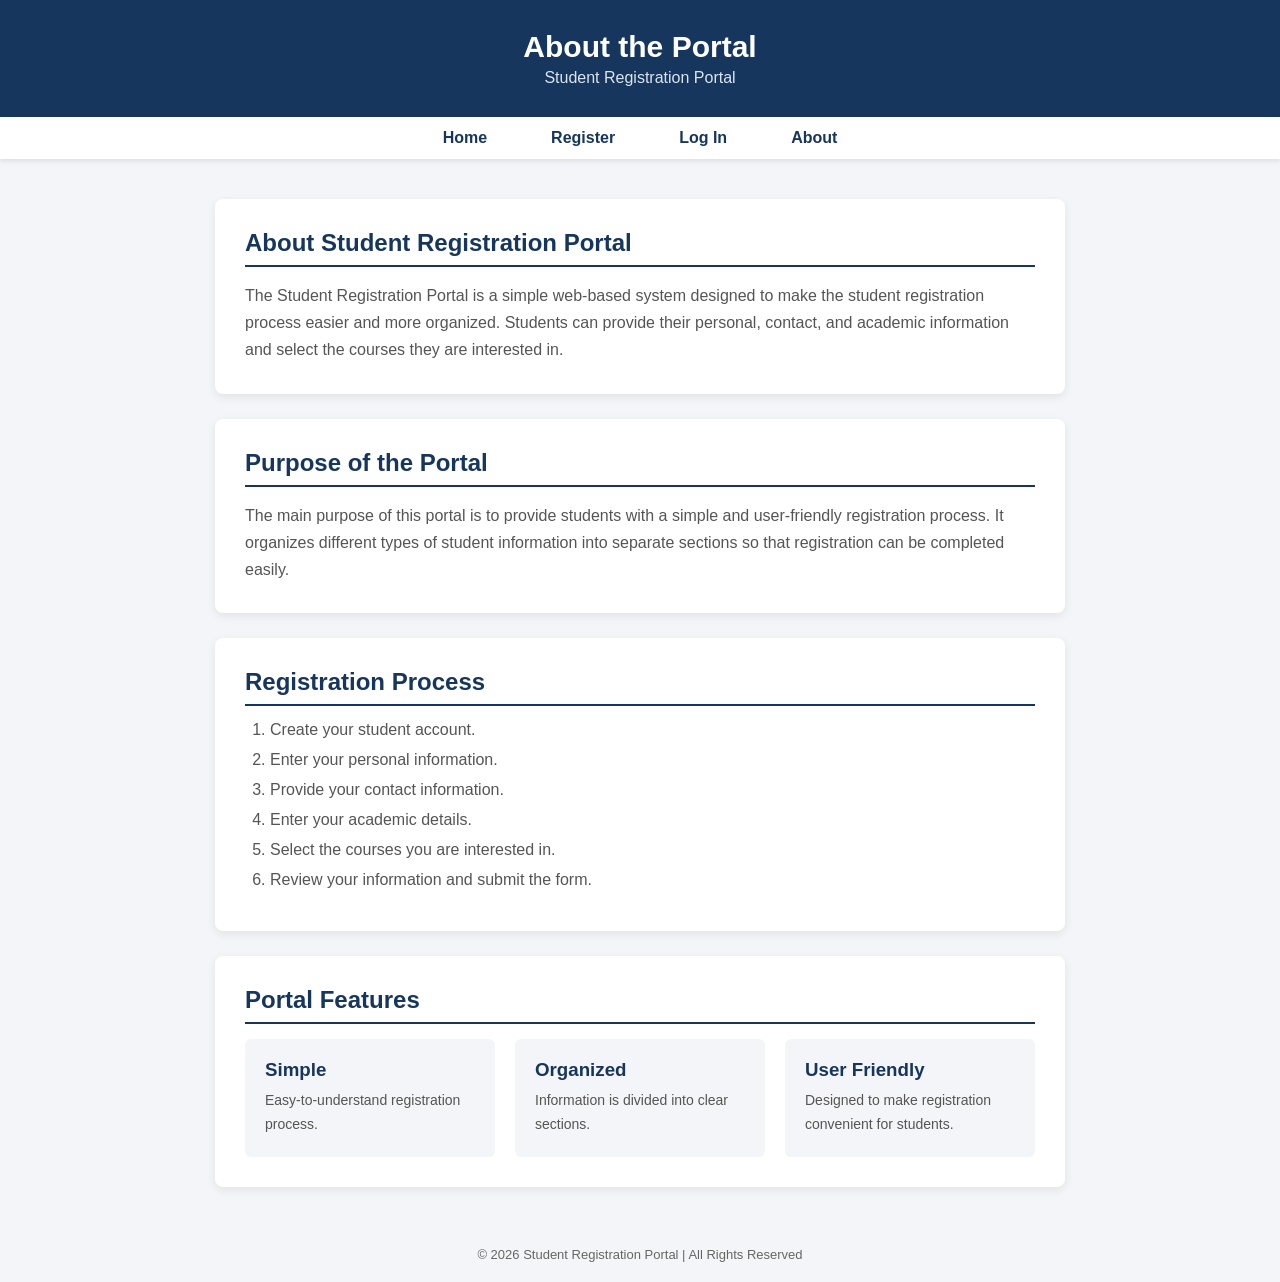
<file: about.html>
<!DOCTYPE html>
<html lang="en">

<head>
    <meta charset="UTF-8">
    <meta name="viewport" content="width=device-width, initial-scale=1.0">

    <title>About - Student Registration Portal</title>

    <style>
        * {
            margin: 0;
            padding: 0;
            box-sizing: border-box;
        }

        body {
            font-family: Arial, Helvetica, sans-serif;
            background-color: #f3f5f8;
            color: #333;
        }

        /* Header */

        header {
            background-color: #17365d;
            color: white;
            text-align: center;
            padding: 30px 15px;
        }

        header h1 {
            font-size: 30px;
            margin-bottom: 5px;
        }

        header p {
            color: #dbe5f1;
        }

        /* Navigation */

        nav {
            background-color: white;
            padding: 12px;
            box-shadow: 0 2px 5px rgba(0, 0, 0, 0.1);
        }

        nav ul {
            list-style: none;
            display: flex;
            justify-content: center;
            gap: 40px;
        }

        nav a {
            text-decoration: none;
            color: #17365d;
            font-weight: bold;
            padding: 8px 12px;
        }

        nav a:hover {
            background-color: #e8eef5;
            border-radius: 5px;
        }

        /* Main Container */

        .container {
            width: 90%;
            max-width: 850px;
            margin: 40px auto;
        }

        .section {
            background-color: white;
            padding: 30px;
            margin-bottom: 25px;
            border-radius: 8px;
            box-shadow: 0 3px 10px rgba(0, 0, 0, 0.08);
        }

        .section h2 {
            color: #17365d;
            border-bottom: 2px solid #17365d;
            padding-bottom: 8px;
            margin-bottom: 15px;
        }

        .section p {
            line-height: 1.7;
            color: #555;
        }

        /* Registration Steps */

        .steps {
            padding-left: 25px;
        }

        .steps li {
            margin-bottom: 12px;
            color: #555;
        }

        /* Features */

        .features {
            display: flex;
            gap: 20px;
        }

        .feature {
            flex: 1;
            background-color: #f3f5f8;
            padding: 20px;
            border-radius: 6px;
        }

        .feature h3 {
            color: #17365d;
            margin-bottom: 8px;
        }

        .feature p {
            font-size: 14px;
        }

        /* Footer */

        footer {
            text-align: center;
            padding: 20px;
            color: #666;
            font-size: 13px;
        }

        /* Responsive */

        @media (max-width: 650px) {

            nav ul {
                gap: 10px;
            }

            .features {
                flex-direction: column;
            }
        }
    </style>
</head>

<body>

    <!-- Header -->

    <header>
        <h1>About the Portal</h1>
        <p>Student Registration Portal</p>
    </header>


    <!-- Navigation -->

    <nav>
        <ul>

            <li>
                <a href="home.html">Home</a>
            </li>

            <li>
                <a href="registrationForm2.html">Register</a>
            </li>

            <li>
                <a href="login.html">Log In</a>
            </li>

            <li>
                <a href="about.html">About</a>
            </li>

        </ul>
    </nav>


    <!-- Main Content -->

    <div class="container">

        <!-- About -->

        <div class="section">

            <h2>About Student Registration Portal</h2>

            <p>
                The Student Registration Portal is a simple web-based
                system designed to make the student registration process
                easier and more organized. Students can provide their
                personal, contact, and academic information and select
                the courses they are interested in.
            </p>

        </div>


        <!-- Purpose -->

        <div class="section">

            <h2>Purpose of the Portal</h2>

            <p>
                The main purpose of this portal is to provide students
                with a simple and user-friendly registration process.
                It organizes different types of student information into
                separate sections so that registration can be completed
                easily.
            </p>

        </div>


        <!-- Registration Process -->

        <div class="section">

            <h2>Registration Process</h2>

            <ol class="steps">

                <li>Create your student account.</li>

                <li>Enter your personal information.</li>

                <li>Provide your contact information.</li>

                <li>Enter your academic details.</li>

                <li>Select the courses you are interested in.</li>

                <li>Review your information and submit the form.</li>

            </ol>

        </div>


        <!-- Features -->

        <div class="section">

            <h2>Portal Features</h2>

            <div class="features">

                <div class="feature">

                    <h3>Simple</h3>

                    <p>
                        Easy-to-understand registration process.
                    </p>

                </div>


                <div class="feature">

                    <h3>Organized</h3>

                    <p>
                        Information is divided into clear sections.
                    </p>

                </div>


                <div class="feature">

                    <h3>User Friendly</h3>

                    <p>
                        Designed to make registration convenient for students.
                    </p>

                </div>

            </div>

        </div>

    </div>


    <!-- Footer -->

    <footer>
        © 2026 Student Registration Portal | All Rights Reserved
    </footer>

</body>

</html>
</file>
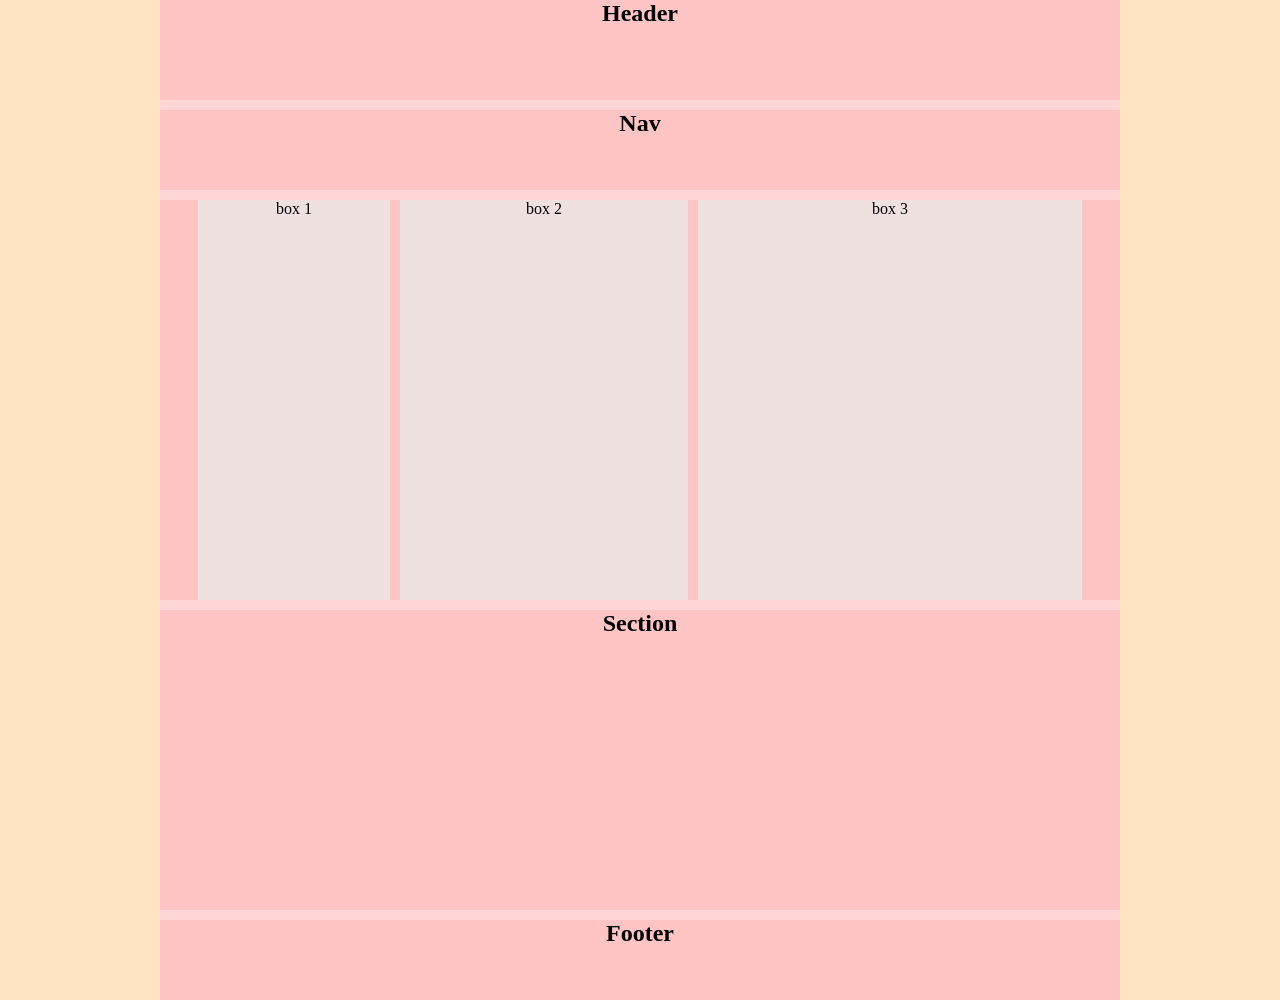
<file: gridLayout.html>
<!DOCTYPE html>
<html lang="en">
<head>
    <meta charset="UTF-8">
    <meta name="viewport" content="width=device-width, initial-scale=1.0">
    <title>Grid Layout</title>
    <style>
        *, html{
            margin: 0;
            padding: 0;
            box-sizing: border-box;
        }
        body{
            background-color: bisque;
        }
        main{
            width: 960px;
            height: 1000px;
            background-color: rgb(255, 214, 214);
            margin: 0 auto;
            padding: 0;
            display: grid;
            grid-template-rows: 100px 80px 400px 300px;
            grid-template-columns: 1;
            gap: 10px;
            text-align: center;
        }

        main div{
            background-color: rgb(255, 196, 196);
            /* align-items: center; */
        }
        #section {
            display: grid;
            grid-template-rows: 1;
            grid-template-columns: 20% 30% 40%;
            /* grid-template-columns: repeat(3, 1fr); */
            column-gap: 10px;
            justify-content: center;
        }
        #section div{
            background-color: rgb(240, 225, 225);
        }

    </style>
</head>
<body>
    <main>
        <div><h2>Header</h2></div>
        <div><h2>Nav</h2></div>
        <!--section-->
        <div id="section">
            <div>box 1</div>
            <div>box 2</div>
            <div>box 3</div>
        </div >
        <div><h2>Section</h2></div>
        <div><h2>Footer</h2></div>
    </main>
</body>
</html>
</file>
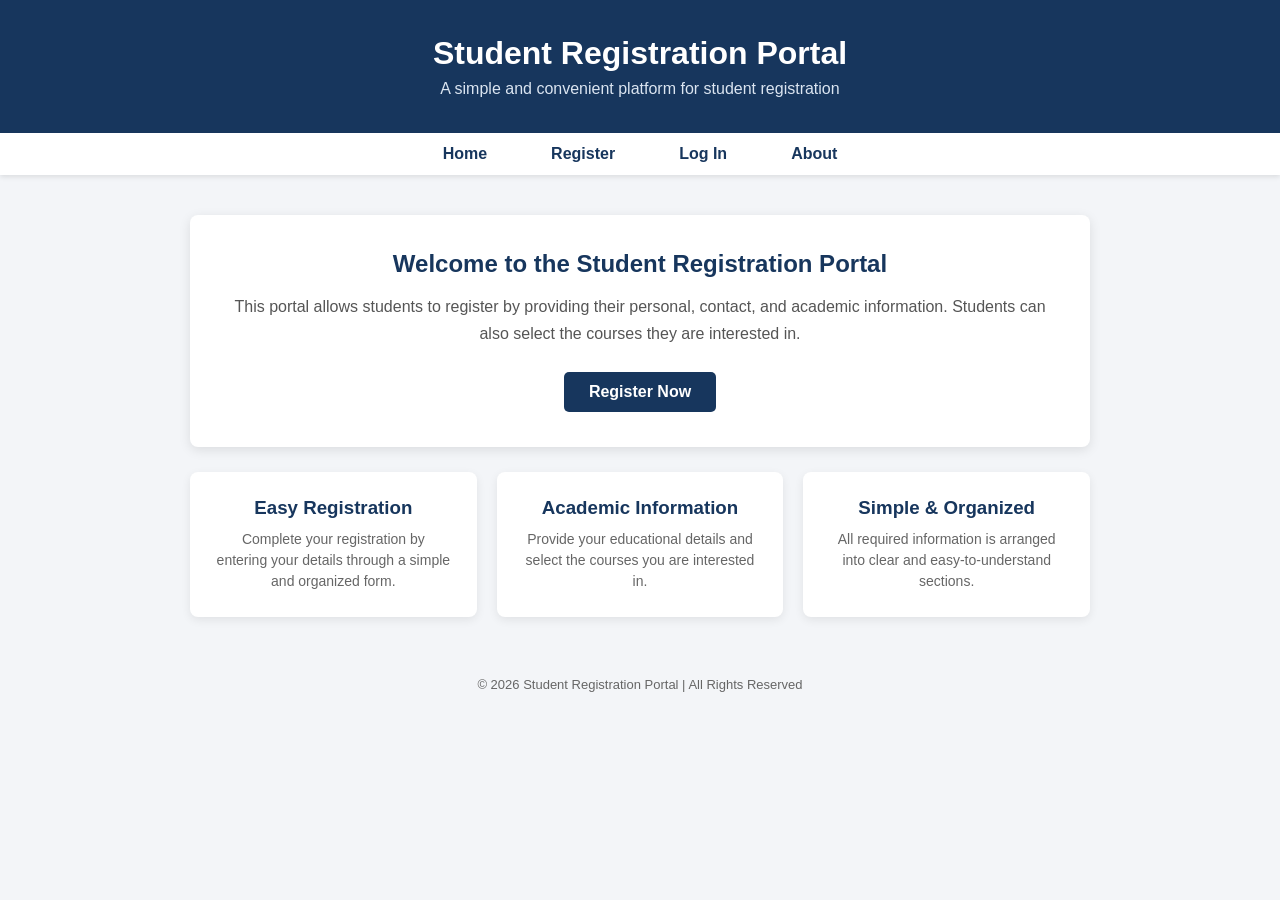
<file: home.html>
<!DOCTYPE html>
<html lang="en">

<head>
    <meta charset="UTF-8">
    <meta name="viewport" content="width=device-width, initial-scale=1.0">

    <title>Student Registration Portal</title>

    <style>
        * {
            margin: 0;
            padding: 0;
            box-sizing: border-box;
        }

        body {
            font-family: Arial, Helvetica, sans-serif;
            background-color: #f3f5f8;
            color: #333;
        }

        /* Header */

        header {
            background-color: #17365d;
            color: white;
            text-align: center;
            padding: 35px 15px;
        }

        header h1 {
            font-size: 32px;
            margin-bottom: 8px;
        }

        header p {
            color: #dbe5f1;
            font-size: 16px;
        }

        /* Navigation */

        nav {
            background-color: white;
            padding: 12px;
            box-shadow: 0 2px 5px rgba(0, 0, 0, 0.1);
        }

        nav ul {
            list-style: none;
            display: flex;
            justify-content: center;
            gap: 40px;
        }

        nav a {
            text-decoration: none;
            color: #17365d;
            font-weight: bold;
            padding: 8px 12px;
        }

        nav a:hover {
            background-color: #e8eef5;
            border-radius: 5px;
        }

        /* Main Content */

        .container {
            width: 90%;
            max-width: 900px;
            margin: 40px auto;
        }

        .welcome {
            background-color: white;
            padding: 35px;
            text-align: center;
            border-radius: 8px;
            box-shadow: 0 3px 12px rgba(0, 0, 0, 0.1);
        }

        .welcome h2 {
            color: #17365d;
            margin-bottom: 15px;
        }

        .welcome p {
            line-height: 1.7;
            color: #555;
        }

        /* Cards */

        .cards {
            display: flex;
            gap: 20px;
            margin-top: 25px;
        }

        .card {
            flex: 1;
            background-color: white;
            padding: 25px;
            border-radius: 8px;
            text-align: center;
            box-shadow: 0 3px 10px rgba(0, 0, 0, 0.08);
        }

        .card h3 {
            color: #17365d;
            margin-bottom: 10px;
        }

        .card p {
            color: #666;
            font-size: 14px;
            line-height: 1.5;
        }

        /* Register Button */

        .register-btn {
            display: inline-block;
            margin-top: 25px;
            padding: 11px 25px;
            background-color: #17365d;
            color: white;
            text-decoration: none;
            border-radius: 5px;
            font-weight: bold;
        }

        .register-btn:hover {
            background-color: #0f2744;
        }

        /* Footer */

        footer {
            text-align: center;
            margin-top: 40px;
            padding: 20px;
            color: #666;
            font-size: 13px;
        }

        /* Responsive */

        @media (max-width: 650px) {

            nav ul {
                gap: 10px;
            }

            .cards {
                flex-direction: column;
            }
        }
    </style>
</head>

<body>

    <!-- Header -->

    <header>
        <h1>Student Registration Portal</h1>
        <p>A simple and convenient platform for student registration</p>
    </header>


    <!-- Navigation -->

    <nav>
        <ul>
            <li>
                <a href="home.html">Home</a>
            </li>

            <li>
                <a href="registrationForm2.html">Register</a>
            </li>

            <li>
                <a href="login.html">Log In</a>
            </li>

            <li>
                <a href="about.html">About</a>
            </li>
        </ul>
    </nav>


    <!-- Main Content -->

    <div class="container">

        <div class="welcome">

            <h2>Welcome to the Student Registration Portal</h2>

            <p>
                This portal allows students to register by providing
                their personal, contact, and academic information.
                Students can also select the courses they are
                interested in.
            </p>

            <a href="registrationForm2.html" class="register-btn">
                Register Now
            </a>

        </div>


        <!-- Information Cards -->

        <div class="cards">

            <div class="card">

                <h3>Easy Registration</h3>

                <p>
                    Complete your registration by entering
                    your details through a simple and organized form.
                </p>

            </div>


            <div class="card">

                <h3>Academic Information</h3>

                <p>
                    Provide your educational details and
                    select the courses you are interested in.
                </p>

            </div>


            <div class="card">

                <h3>Simple & Organized</h3>

                <p>
                    All required information is arranged
                    into clear and easy-to-understand sections.
                </p>

            </div>

        </div>

    </div>


    <!-- Footer -->

    <footer>
        © 2026 Student Registration Portal | All Rights Reserved
    </footer>

</body>

</html>
</file>
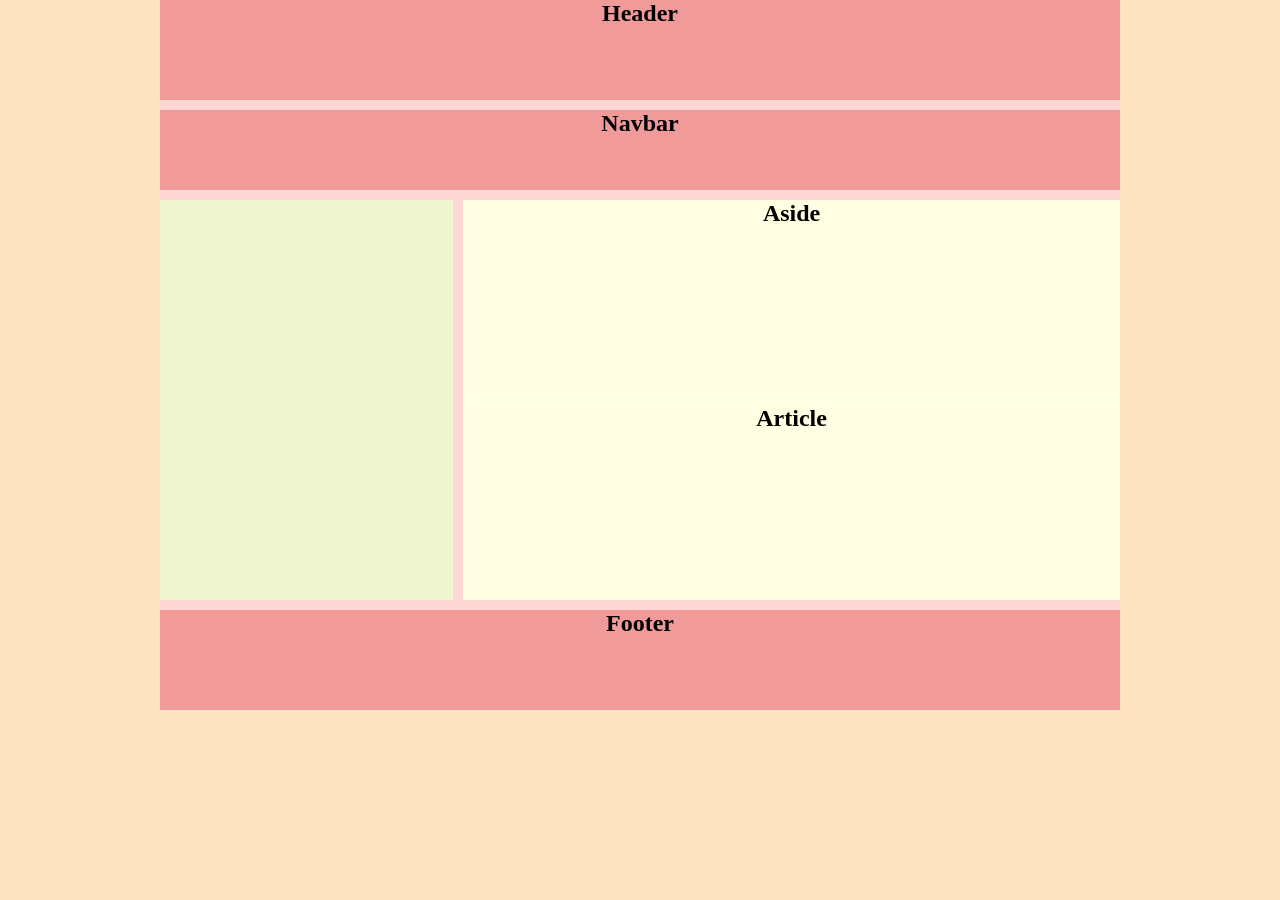
<file: layout.html>
<!DOCTYPE html>
<html lang="en">

<head>
    <meta charset="UTF-8">
    <meta name="viewport" content="width=device-width, initial-scale=1.0">
    <title>Flex Layout</title>
    <style>
        *{
            margin: 0;
            padding: 0;
        }
        html{
            margin: 0;
            padding: 0;
        }
        body {
            background-color: bisque;
            text-align: center;   
        }

        main {
            width: 960px;
            height: auto;
            background-color: rgb(255, 214, 214);
            margin: 0 auto;
            padding: 0;
            display: flex;
            flex-direction: column;
            gap: 10px;
        }

        header {
            width: 960px;
            height: 100px;
            background-color: rgb(241, 154, 154);
        }

        nav {
            width: 960px;
            height: 80px;
            background-color: rgb(241, 154, 154);
        }

        section {
            width: 960px;
            height: 400px;
            /* background-color: rgb(241, 154, 154); */
            display: flex;
            flex-direction: row;
            column-gap: 10px;
        }

        #left {
            flex-grow: 1;
            background-color: rgb(239, 246, 207);
        }

        #right {
            flex-grow: 2;
            background-color: rgb(253, 255, 224);
            display: flex;
            flex-direction: column;
            row-gap: 10px;
        }

        aside,
        article {
            flex-grow: 1;
            background-color: rgb(255, 253, 226);
            
        }

        footer {
            width: 960px;
            height: 100px;
            background-color: rgb(241, 154, 154);
        }
    </style>
</head>

<body>
    <main>
        <!--header-->
        <header>
            <h2>Header</h2>
        </header>

        <!--nav-->
        <nav>
            <h2>Navbar</h2>
        </nav>

        <!--section-->
        <section>
            <div id="left">
            </div>

            <div id="right">

                <aside>
                    <h2>Aside</h2>

                </aside>
                <article>
                    <h2>Article</h2>
            </div>

        </section>

        <!--footer-->
        <footer>
            <h2>Footer</h2>
        </footer>

    </main>

</body>

</html>
</file>
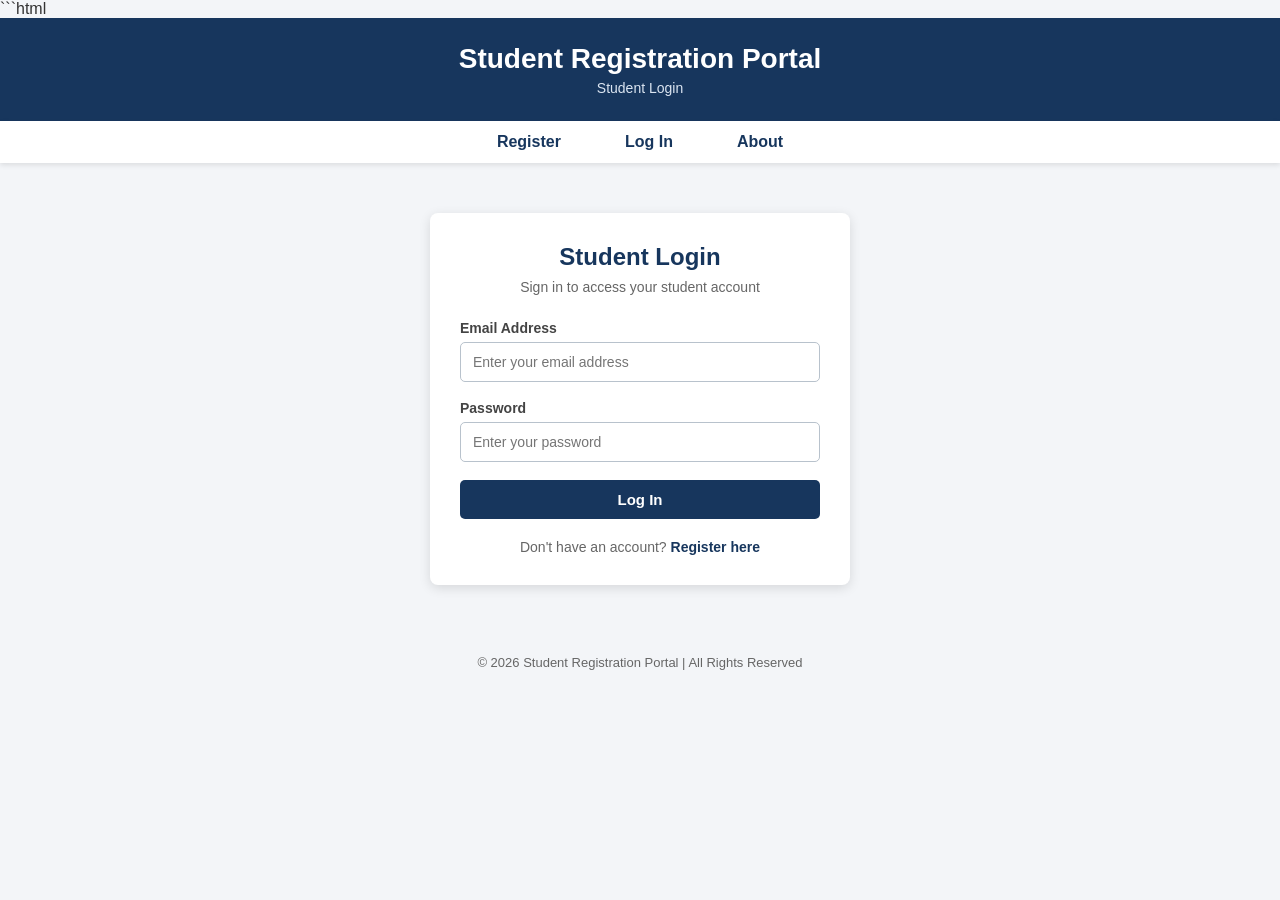
<file: login.html>
```html
<!DOCTYPE html>
<html lang="en">
<head>
    <meta charset="UTF-8">
    <meta name="viewport" content="width=device-width, initial-scale=1.0">

    <title>Student Login</title>

    <style>
        * {
            margin: 0;
            padding: 0;
            box-sizing: border-box;
        }
        body {
            font-family: Arial, Helvetica, sans-serif;
            background-color: #f3f5f8;
            color: #333;
            min-height: 100vh;
        }
        /* Header */
        header {
            background-color: #17365d;
            color: white;
            text-align: center;
            padding: 25px 15px;
        }
        header h1 {
            font-size: 28px;
            margin-bottom: 5px;
        }
        header p {
            font-size: 14px;
            color: #dbe5f1;
        }
        /* Navigation */
        nav {
            background-color: white;
            padding: 12px;
            box-shadow: 0 2px 5px rgba(0, 0, 0, 0.1);
        }
        nav ul {
            list-style: none;
            display: flex;
            justify-content: center;
            gap: 40px;
        }
        nav ul li a {
            text-decoration: none;
            color: #17365d;
            font-weight: bold;
            padding: 8px 12px;
        }
        nav ul li a:hover {
            background-color: #e8eef5;
            border-radius: 5px;
        }

        /* Login Container */

        .login-container {
            width: 90%;
            max-width: 420px;
            margin: 50px auto;
        }

        /* Login Form */

        form {
            background-color: white;
            padding: 30px;
            border-radius: 8px;
            box-shadow: 0 3px 12px rgba(0, 0, 0, 0.12);
        }
        form h2 {
            text-align: center;
            color: #17365d;
            margin-bottom: 8px;
        }
        .login-subtitle {
            text-align: center;
            color: #666;
            font-size: 14px;
            margin-bottom: 25px;
        }
        /* Labels */

        label {
            display: block;
            font-weight: bold;
            margin-bottom: 6px;
            color: #444;
            font-size: 14px;
        }

        /* Input Fields */

        input {
            width: 100%;
            padding: 11px 12px;
            margin-bottom: 18px;
            border: 1px solid #b8c2cc;
            border-radius: 5px;
            font-size: 14px;
        }

        input:focus {
            outline: none;
            border-color: #17365d;
            box-shadow: 0 0 0 2px rgba(23, 54, 93, 0.1);
        }

        /* Login Button */

        button {
            width: 100%;
            padding: 11px;
            background-color: #17365d;
            color: white;
            border: none;
            border-radius: 5px;
            font-size: 15px;
            font-weight: bold;
            cursor: pointer;
        }
        button:hover {
            background-color: #0f2744;
        }

        /* Registration Link */
        .register-link {
            text-align: center;
            margin-top: 20px;
            font-size: 14px;
            color: #666;
        }
        .register-link a {
            color: #17365d;
            font-weight: bold;
            text-decoration: none;
        }
        .register-link a:hover {
            text-decoration: underline;
        }

        /* Footer */

        footer {
            text-align: center;
            margin-top: 30px;
            padding: 20px;
            color: #666;
            font-size: 13px;
        }

        /* Responsive Design */

        @media (max-width: 650px) {

            nav ul {
                gap: 10px;
            }

            .login-container {
                margin-top: 30px;
            }

            form {
                padding: 20px;
            }
        }
    </style>
</head>
<body>

    <!-- Header -->

    <header>
        <h1>Student Registration Portal</h1>
        <p>Student Login</p>
    </header>
    <!-- Navigation -->

    <nav>
        <ul>

            <li>
                <a href="registrationForm2.html">Register</a>
            </li>

            <li>
                <a href="login.html">Log In</a>
            </li>

            <li>
                <a href="about.html">About</a>
            </li>

        </ul>
    </nav>

    <!-- Login Form -->

    <div class="login-container">

        <form>

            <h2>Student Login</h2>

            <p class="login-subtitle">
                Sign in to access your student account
            </p>


            <!-- Email -->

            <label for="email">
                Email Address
            </label>

            <input
                type="email"
                id="email"
                name="email"
                placeholder="Enter your email address"
                required>


            <!-- Password -->

            <label for="password">
                Password
            </label>

            <input
                type="password"
                id="password"
                name="password"
                placeholder="Enter your password"
                required>

            <!-- Login Button -->

            <button type="submit">
                Log In
            </button>

            <!-- Registration Link -->

            <p class="register-link">
                Don't have an account?
                <a href="registrationForm2.html">
                    Register here
                </a>
            </p>
        </form>
    </div>

    <!-- Footer -->
    <footer>
        © 2026 Student Registration Portal | All Rights Reserved
    </footer>
</body>
</html>
</file>
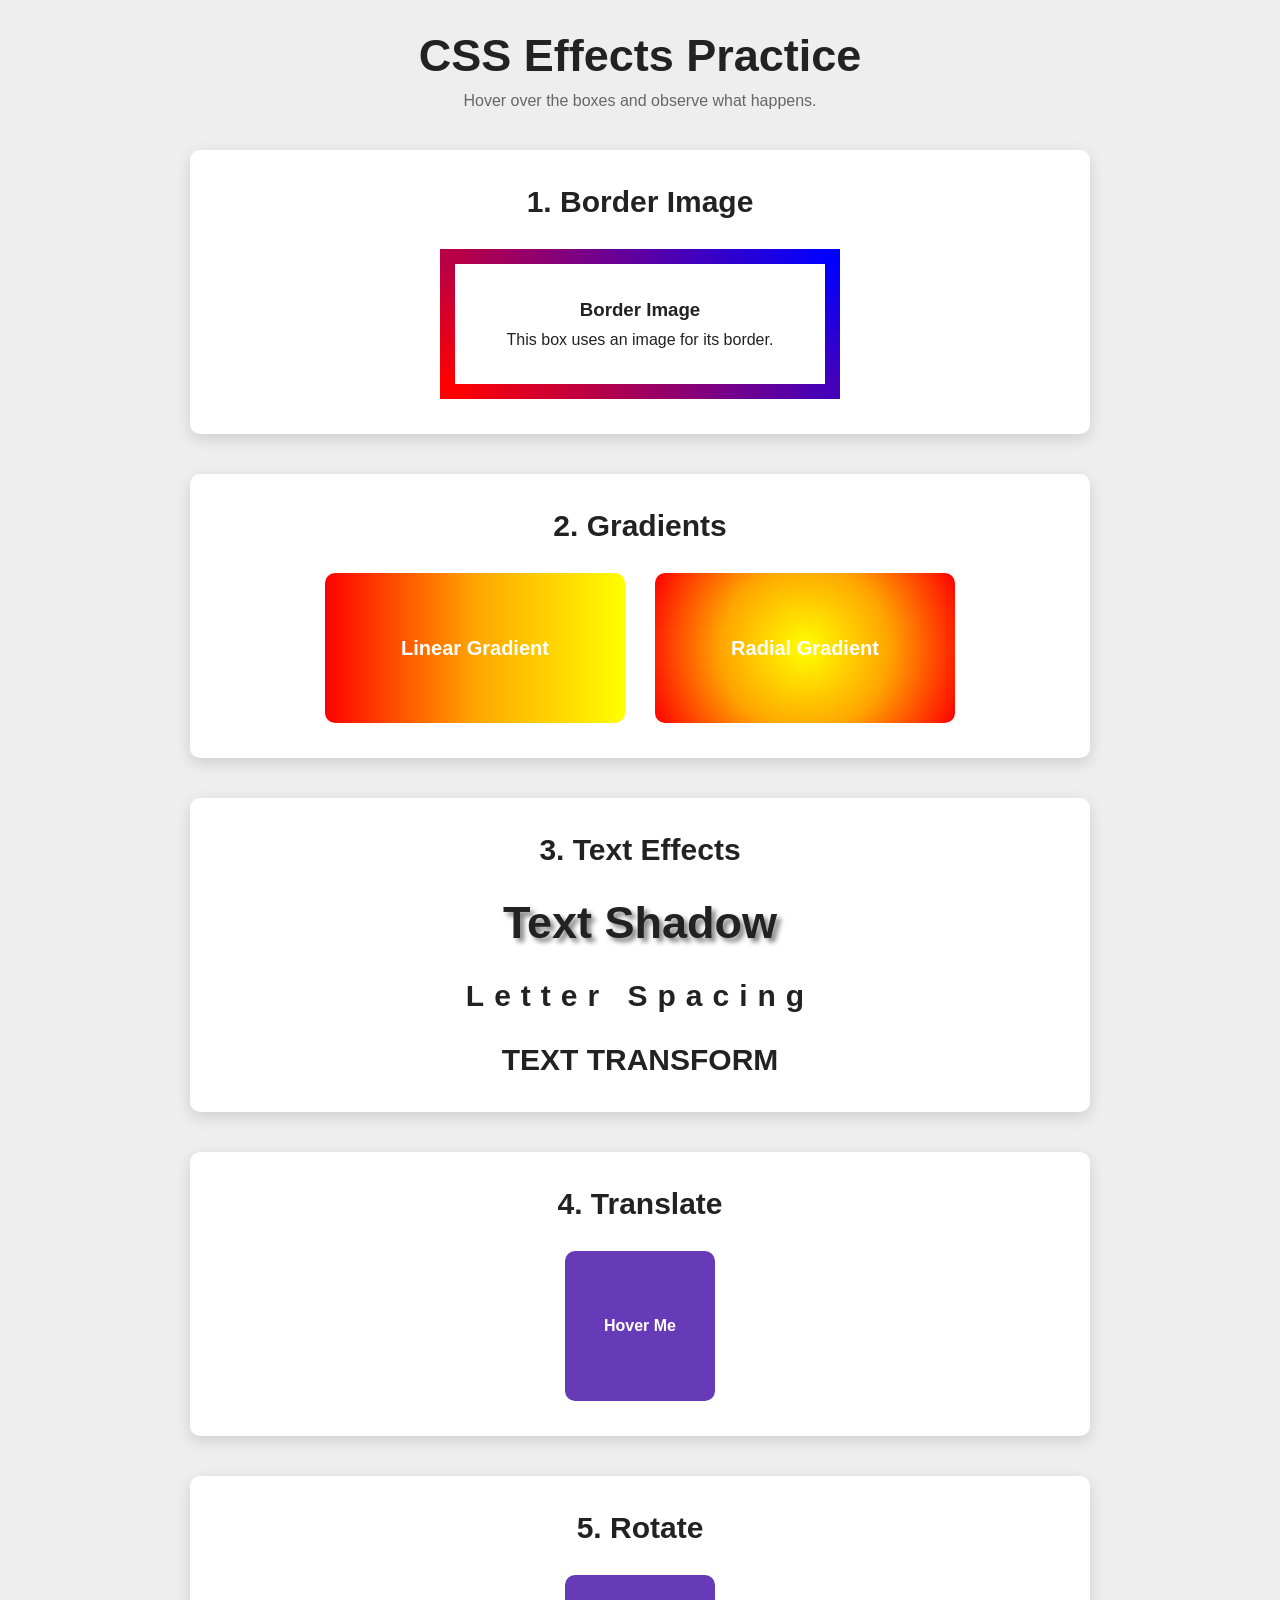
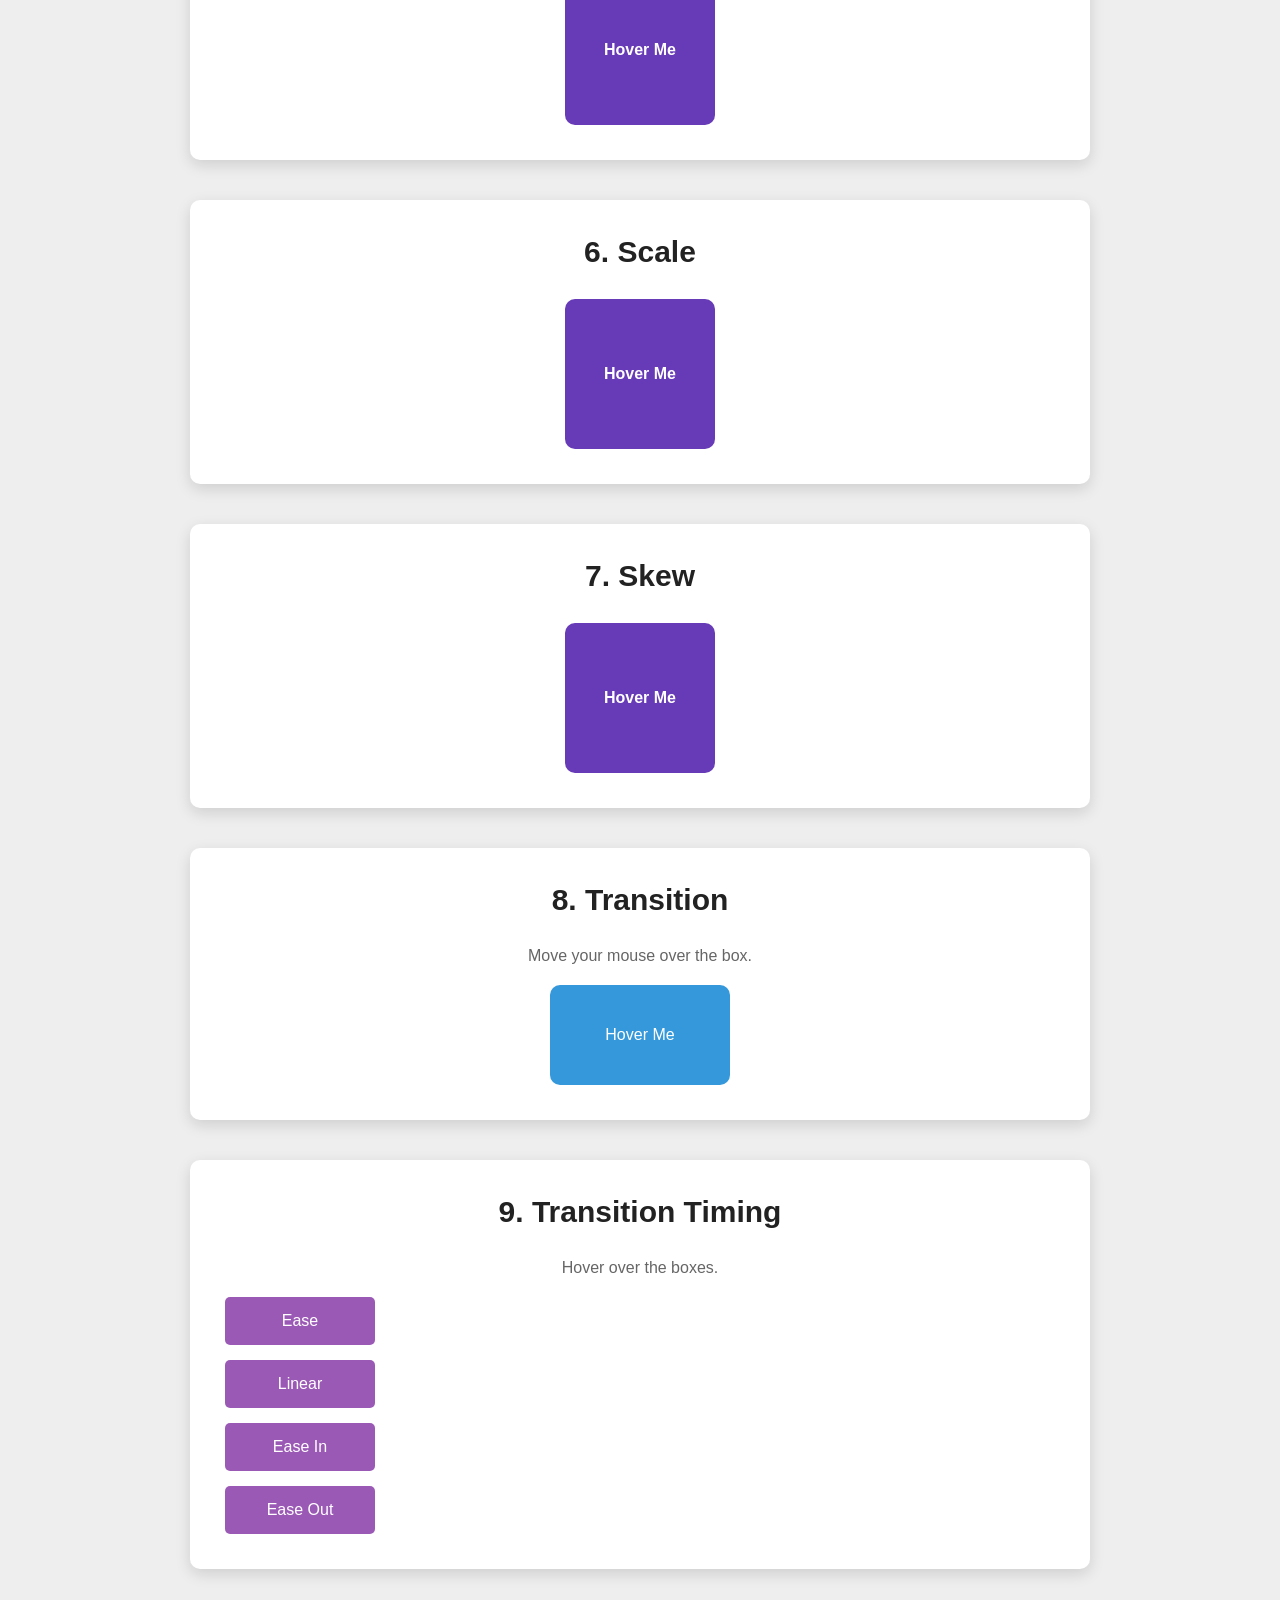
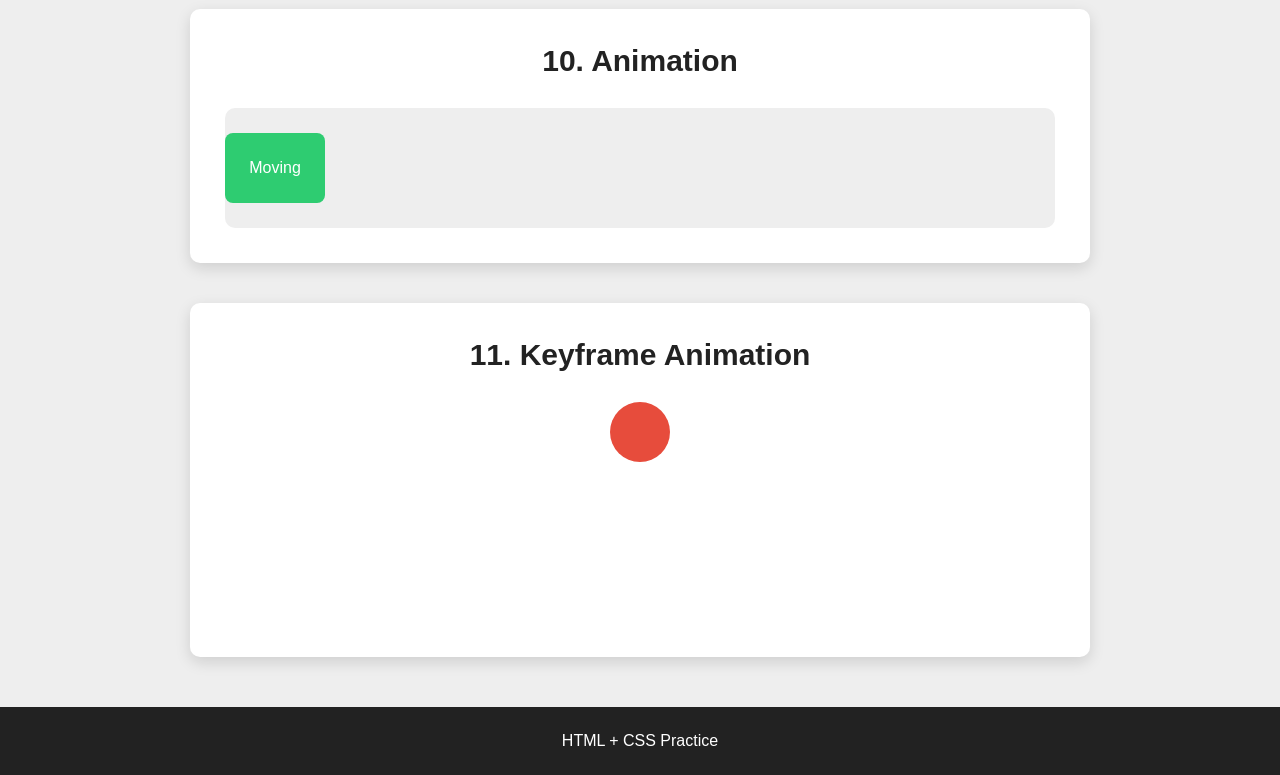
<file: properties.html>
<!DOCTYPE html>
<html lang="en">

<head>
    <meta charset="UTF-8">
    <meta name="viewport" content="width=device-width, initial-scale=1.0">
    <title>Properties</title>
    <style>
        * {
            margin: 0;
            padding: 0;
            box-sizing: border-box;
        }

        body {

            font-family: Arial, sans-serif;

            background-color: #eeeeee;

            color: #222;

            padding-top: 30px;
        }



        body>h1 {

            text-align: center;

            font-size: 45px;

            margin-bottom: 10px;
        }

        .intro {

            text-align: center;

            color: #666;

            margin-bottom: 40px;
        }




        section {

            width: 90%;

            max-width: 900px;

            margin: 40px auto;

            padding: 35px;

            background-color: white;

            border-radius: 10px;

            box-shadow: 0 5px 15px #0002;
        }

        section h2 {

            text-align: center;

            margin-bottom: 30px;

            font-size: 30px;
        }


        .boxes {

            display: flex;

            justify-content: center;

            align-items: center;

            gap: 30px;

            flex-wrap: wrap;
        }



        .border-image-box {

            width: 400px;

            margin: auto;

            padding: 35px;

            text-align: center;

            border: 15px solid transparent;

            border-image:
                linear-gradient(45deg,
                    red,
                    blue) 1;
        }

        .border-image-box h3 {

            margin-bottom: 10px;
        }


        .box {

            width: 300px;

            height: 150px;

            display: flex;

            justify-content: center;

            align-items: center;

            color: white;

            font-size: 20px;

            font-weight: bold;

            border-radius: 10px;
        }


        .linear {

            background:
                linear-gradient(to right,
                    red,
                    orange,
                    yellow);
        }



        .radial {

            background:
                radial-gradient(circle,
                    yellow,
                    orange,
                    red);
        }



        .text-box {

            text-align: center;
        }

        .shadow {

            font-size: 45px;

            text-shadow:
                4px 4px 5px gray;

            margin-bottom: 30px;
        }


        .spacing {

            font-size: 30px;

            letter-spacing: 10px;

            margin-bottom: 30px;
        }


        .uppercase {

            font-size: 30px;

            text-transform: uppercase;
        }



        .transform-box {

            width: 150px;

            height: 150px;

            display: flex;

            justify-content: center;

            align-items: center;

            background-color: #673ab7;

            color: white;

            border-radius: 10px;

            font-weight: bold;

            cursor: pointer;
        }



        .translate:hover {

            transform: translate(50px, -20px);
        }



        .rotate:hover {

            transform: rotate(30deg);
        }



        .scale:hover {

            transform: scale(1.3);
        }



        .skew:hover {

            transform: skew(20deg);
        }



        .instruction {

            text-align: center;

            color: #666;

            margin-bottom: 20px;
        }


        .transition-box {

            width: 180px;

            height: 100px;

            margin: auto;

            display: flex;

            justify-content: center;

            align-items: center;

            background-color: #3498db;

            color: white;

            border-radius: 10px;

            cursor: pointer;

            transition:
                transform 0.5s ease,
                background-color 0.5s ease,
                box-shadow 0.5s ease;
        }


        .transition-box:hover {

            transform: scale(1.2);

            background-color: #e74c3c;

            box-shadow:
                0 10px 20px #0005;
        }



        .timing-boxes {

            display: flex;

            flex-direction: column;

            gap: 15px;
        }


        .timing {

            width: 150px;

            padding: 15px;

            background-color: #9b59b6;

            color: white;

            text-align: center;

            border-radius: 5px;

            cursor: pointer;
        }


        /* Ease */

        .ease {

            transition:
                width 2s ease;
        }


        /* Linear */

        .linear-timing {

            transition:
                width 2s linear;
        }


        /* Ease In */

        .ease-in {

            transition:
                width 2s ease-in;
        }


        /* Ease Out */

        .ease-out {

            transition:
                width 2s ease-out;
        }



        .timing-boxes:hover .timing {

            width: 90%;
        }




        .animation-area {

            height: 120px;

            background-color: #eeeeee;

            border-radius: 10px;

            position: relative;

            overflow: hidden;
        }


        .moving-box {

            width: 100px;

            height: 70px;

            background-color: #2ecc71;

            color: white;

            display: flex;

            justify-content: center;

            align-items: center;

            border-radius: 8px;

            position: absolute;

            top: 25px;

            left: 0;

            animation:
                move 3s linear infinite;
        }


        /* Animation */

        @keyframes move {

            from {

                left: 0;
            }

            to {

                left: calc(100% - 100px);
            }

        }



        .bounce-area {

            height: 220px;

            display: flex;

            justify-content: center;

            align-items: flex-start;
        }


        .ball {

            width: 60px;

            height: 60px;

            background-color: #e74c3c;

            border-radius: 50%;

            animation:
                bounce 1s ease-in-out infinite;
        }


        @keyframes bounce {

            0% {

                transform: translateY(0);
            }

            50% {

                transform: translateY(130px);
            }

            100% {

                transform: translateY(0);
            }

        }



        footer {

            margin-top: 50px;

            padding: 25px;

            text-align: center;

            background-color: #222;

            color: white;
        }
    </style>
</head>

<body>

    <h1>CSS Effects Practice</h1>

    <p class="intro">
        Hover over the boxes and observe what happens.
    </p>

    <section>

        <h2>1. Border Image</h2>

        <div class="border-image-box">

            <h3>Border Image</h3>

            <p>
                This box uses an image for its border.
            </p>

        </div>

    </section>


    <section>

        <h2>2. Gradients</h2>

        <div class="boxes">

            <div class="box linear">
                Linear Gradient
            </div>

            <div class="box radial">
                Radial Gradient
            </div>

        </div>

    </section>


    <section>

        <h2>3. Text Effects</h2>

        <div class="text-box">

            <h3 class="shadow">
                Text Shadow
            </h3>

            <h3 class="spacing">
                Letter Spacing
            </h3>

            <h3 class="uppercase">
                text transform
            </h3>

        </div>

    </section>


    <section>

        <h2>4. Translate</h2>

        <div class="boxes">

            <div class="transform-box translate">
                Hover Me
            </div>

        </div>

    </section>



    <section>

        <h2>5. Rotate</h2>

        <div class="boxes">

            <div class="transform-box rotate">
                Hover Me
            </div>

        </div>

    </section>



    <section>

        <h2>6. Scale</h2>

        <div class="boxes">

            <div class="transform-box scale">
                Hover Me
            </div>

        </div>

    </section>



    <section>

        <h2>7. Skew</h2>

        <div class="boxes">

            <div class="transform-box skew">
                Hover Me
            </div>

        </div>

    </section>



    <section>

        <h2>8. Transition</h2>

        <p class="instruction">
            Move your mouse over the box.
        </p>

        <div class="transition-box">
            Hover Me
        </div>

    </section>



    <section>

        <h2>9. Transition Timing</h2>

        <p class="instruction">
            Hover over the boxes.
        </p>

        <div class="timing-boxes">

            <div class="timing ease">
                Ease
            </div>

            <div class="timing linear-timing">
                Linear
            </div>

            <div class="timing ease-in">
                Ease In
            </div>

            <div class="timing ease-out">
                Ease Out
            </div>

        </div>

    </section>


    <section>

        <h2>10. Animation</h2>

        <div class="animation-area">

            <div class="moving-box">
                Moving
            </div>

        </div>

    </section>



    <section>

        <h2>11. Keyframe Animation</h2>

        <div class="bounce-area">

            <div class="ball"></div>

        </div>

    </section>


    <footer>

        <p>
            HTML + CSS Practice
        </p>

    </footer>


</body>

</html>
</file>
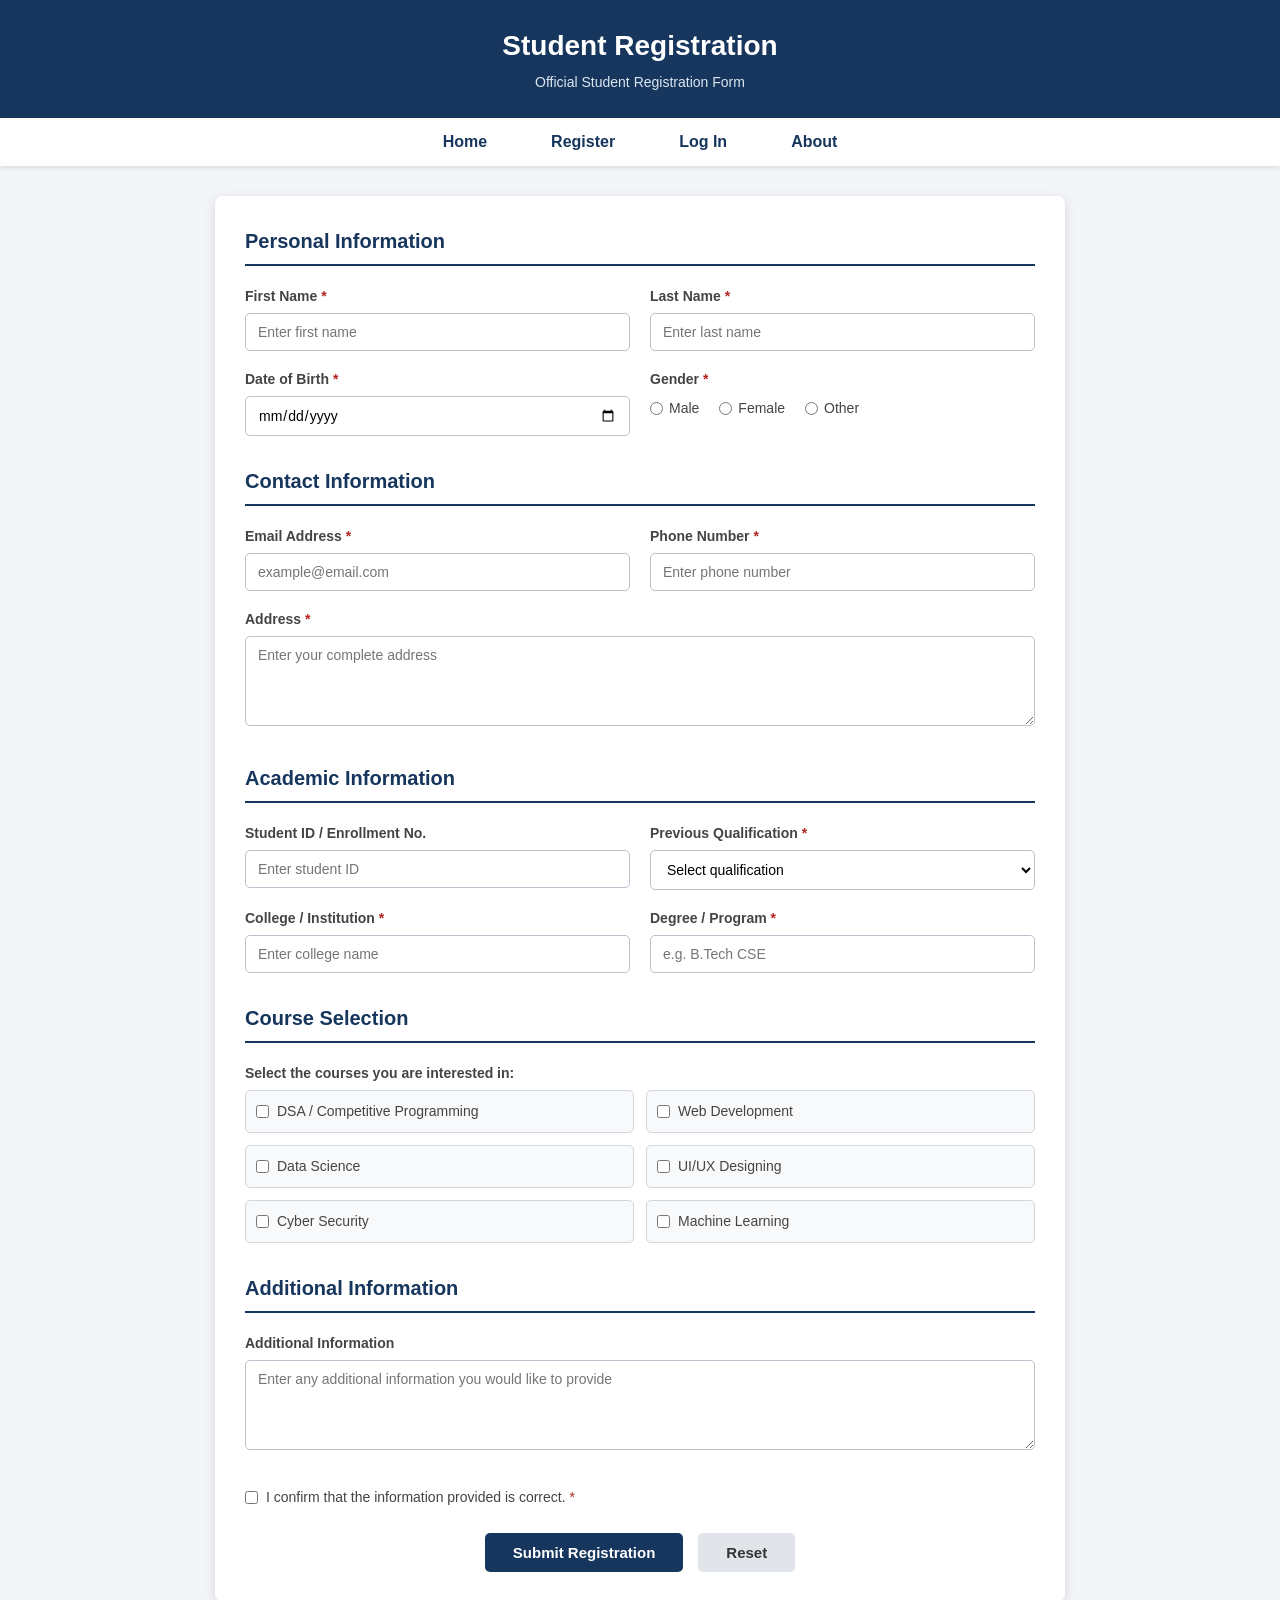
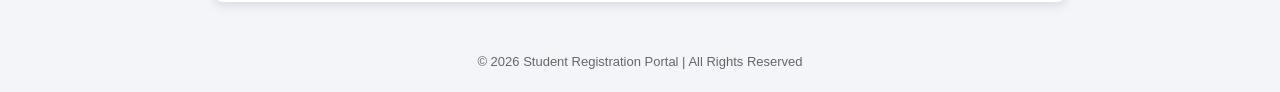
<file: registrationForm2.html>
<!DOCTYPE html>
<html lang="en">

<head>
    <meta charset="UTF-8">
    <meta name="viewport" content="width=device-width, initial-scale=1.0">

    <title>Student Registration Form</title>

    <style>
        * {
            margin: 0;
            padding: 0;
            box-sizing: border-box;
        }
        body {
            font-family: Arial, Helvetica, sans-serif;
            background-color: #f3f5f8;
            color: #333;
            line-height: 1.5;
        }
        /* Header */

        header {
            background-color: #17365d;
            color: white;
            text-align: center;
            padding: 25px 15px;
        }

        header h1 {
            font-size: 28px;
            margin-bottom: 5px;
        }

        header p {
            font-size: 14px;
            color: #dbe5f1;
        }

        /* Navigation */

        nav {
            background-color: #ffffff;
            padding: 12px;
            box-shadow: 0 2px 5px rgba(0, 0, 0, 0.1);
        }

        nav ul {
            list-style: none;
            display: flex;
            justify-content: center;
            gap: 40px;
        }

        nav ul li a {
            text-decoration: none;
            color: #17365d;
            font-weight: bold;
            padding: 8px 12px;
        }

        nav ul li a:hover {
            background-color: #e8eef5;
            border-radius: 5px;
        }

        /* Main Container */

        .container {
            width: 90%;
            max-width: 850px;
            margin: 30px auto;
        }

        /* Form */

        form {
            background-color: white;
            padding: 30px;
            border-radius: 8px;
            box-shadow: 0 3px 12px rgba(0, 0, 0, 0.12);
        }

        /* Form Sections */

        .section {
            margin-bottom: 30px;
        }

        .section-title {
            color: #17365d;
            font-size: 20px;
            border-bottom: 2px solid #17365d;
            padding-bottom: 8px;
            margin-bottom: 20px;
        }

        /* Two Column Layout */

        .form-row {
            display: flex;
            gap: 20px;
            margin-bottom: 18px;
        }

        .form-group {
            flex: 1;
        }

        /* Labels */

        label {
            display: block;
            font-weight: bold;
            margin-bottom: 6px;
            color: #444;
            font-size: 14px;
        }
        .required {
            color: #b3261e;
        }
        /* Inputs */

        input,
        select,
        textarea {
            width: 100%;
            padding: 10px 12px;
            border: 1px solid #b8c2cc;
            border-radius: 5px;
            font-size: 14px;
            font-family: Arial, Helvetica, sans-serif;
            background-color: #fff;
        }

        input:focus,
        select:focus,
        textarea:focus {
            outline: none;
            border-color: #17365d;
            box-shadow: 0 0 0 2px rgba(23, 54, 93, 0.1);
        }

        textarea {
            resize: vertical;
            min-height: 90px;
        }

        /* Radio Buttons */

        .radio-group {
            display: flex;
            gap: 20px;
            margin-top: 8px;
        }

        .radio-option {
            display: flex;
            align-items: center;
            gap: 6px;
        }

        .radio-option input {
            width: auto;
        }

        .radio-option label {
            margin: 0;
            font-weight: normal;
        }

        /* Course Selection */

        .course-grid {
            display: grid;
            grid-template-columns: 1fr 1fr;
            gap: 12px;
        }

        .course-option {
            display: flex;
            align-items: center;
            gap: 8px;
            padding: 10px;
            border: 1px solid #d0d6dc;
            border-radius: 5px;
            background-color: #f8f9fa;
        }

        .course-option:hover {
            background-color: #eef3f8;
        }

        .course-option input {
            width: auto;
        }

        .course-option label {
            margin: 0;
            font-weight: normal;
        }

        /* Terms */

        .terms {
            display: flex;
            align-items: center;
            gap: 8px;
            margin-bottom: 25px;
        }

        .terms input {
            width: auto;
        }

        .terms label {
            margin: 0;
            font-weight: normal;
        }

        /* Buttons */

        .button-group {
            display: flex;
            justify-content: center;
            gap: 15px;
        }

        button {
            padding: 11px 28px;
            border: none;
            border-radius: 5px;
            font-size: 15px;
            font-weight: bold;
            cursor: pointer;
        }

        .submit-btn {
            background-color: #17365d;
            color: white;
        }

        .submit-btn:hover {
            background-color: #0f2744;
        }

        .reset-btn {
            background-color: #e1e5e9;
            color: #333;
        }

        .reset-btn:hover {
            background-color: #cdd3d8;
        }

        /* Footer */

        footer {
            text-align: center;
            margin-top: 25px;
            padding: 20px;
            color: #666;
            font-size: 13px;
        }

        /* Responsive Design */

        @media (max-width: 650px) {

            .form-row {
                flex-direction: column;
                gap: 0;
            }

            .course-grid {
                grid-template-columns: 1fr;
            }

            nav ul {
                gap: 10px;
            }

            form {
                padding: 20px;
            }
        }
    </style>
</head>

<body>
    <!-- Header -->

    <header>
        <h1>Student Registration</h1>
        <p>Official Student Registration Form</p>
    </header>


    <!-- Navigation -->

    <nav>
        <ul>
            <li>
                <a href="home.html">Home</a>
            </li>
            <li>
                <a href="registrationForm2.html">Register</a>
            </li>

            <li>
                <a href="login.html">Log In</a>
            </li>

            <li>
                <a href="about.html">About</a>
            </li>
        </ul>
    </nav>

    <!-- Main Content -->

    <div class="container">
        <form autocomplete="on">

            <!-- Personal Information -->

            <div class="section">

                <h2 class="section-title">
                    Personal Information
                </h2>

                <div class="form-row">

                    <div class="form-group">
                        <label for="firstName">
                            First Name <span class="required">*</span>
                        </label>

                        <input
                            type="text"
                            id="firstName"
                            name="firstName"
                            placeholder="Enter first name"
                            required>
                    </div>
                    <div class="form-group">
                        <label for="lastName">
                            Last Name <span class="required">*</span>
                        </label>

                        <input
                            type="text"
                            id="lastName"
                            name="lastName"
                            placeholder="Enter last name"
                            required>
                    </div>
                </div>


                <div class="form-row">

                    <div class="form-group">

                        <label for="dob">
                            Date of Birth <span class="required">*</span>
                        </label>

                        <input
                            type="date"
                            id="dob"
                            name="dob"
                            required>

                    </div>
                    <div class="form-group">

                        <label>
                            Gender <span class="required">*</span>
                        </label>

                        <div class="radio-group">
                            <div class="radio-option">
                                <input
                                    type="radio"
                                    id="male"
                                    name="gender"
                                    value="male"
                                    required>

                                <label for="male">Male</label>
                            </div>
                            <div class="radio-option">
                                <input
                                    type="radio"
                                    id="female"
                                    name="gender"
                                    value="female">

                                <label for="female">Female</label>
                            </div>
                            <div class="radio-option">
                                <input
                                    type="radio"
                                    id="other"
                                    name="gender"
                                    value="other">

                                <label for="other">Other</label>
                            </div>
                        </div>
                    </div>
                </div>
            </div>

            <!-- Contact Information -->

            <div class="section">

                <h2 class="section-title">
                    Contact Information
                </h2>
                <div class="form-row">

                    <div class="form-group">

                        <label for="email">
                            Email Address <span class="required">*</span>
                        </label>

                        <input
                            type="email"
                            id="email"
                            name="email"
                            placeholder="example@email.com"
                            required>

                    </div>
                    <div class="form-group">

                        <label for="phone">
                            Phone Number <span class="required">*</span>
                        </label>

                        <input
                            type="tel"
                            id="phone"
                            name="phone"
                            placeholder="Enter phone number"
                            required>

                    </div>
                </div>
                <div class="form-group">

                    <label for="address">
                        Address <span class="required">*</span>
                    </label>

                    <textarea
                        id="address"
                        name="address"
                        placeholder="Enter your complete address"
                        required></textarea>
                </div>
            </div>

            <!-- Academic Information -->

            <div class="section">

                <h2 class="section-title">
                    Academic Information
                </h2>
                <div class="form-row">

                    <div class="form-group">

                        <label for="studentId">
                            Student ID / Enrollment No.
                        </label>

                        <input
                            type="text"
                            id="studentId"
                            name="studentId"
                            placeholder="Enter student ID">

                    </div>
                    <div class="form-group">

                        <label for="qualification">
                            Previous Qualification <span class="required">*</span>
                        </label>

                        <select
                            id="qualification"
                            name="qualification"
                            required>

                            <option value="">
                                Select qualification
                            </option>

                            <option value="12th">
                                Class 12 / Senior Secondary
                            </option>

                            <option value="diploma">
                                Diploma
                            </option>

                            <option value="undergraduate">
                                Undergraduate
                            </option>

                            <option value="postgraduate">
                                Postgraduate
                            </option>
                        </select>
                    </div>
                </div>
                <div class="form-row">

                    <div class="form-group">

                        <label for="college">
                            College / Institution <span class="required">*</span>
                        </label>

                        <input
                            type="text"
                            id="college"
                            name="college"
                            placeholder="Enter college name"
                            required>
                    </div>
                    <div class="form-group">

                        <label for="course">
                            Degree / Program <span class="required">*</span>
                        </label>

                        <input
                            type="text"
                            id="course"
                            name="course"
                            placeholder="e.g. B.Tech CSE"
                            required>
                    </div>
                </div>
            </div>

            <!-- Course Selection -->

            <div class="section">

                <h2 class="section-title">
                    Course Selection
                </h2>

                <label>
                    Select the courses you are interested in:
                </label>


                <div class="course-grid">

                    <div class="course-option">

                        <input
                            type="checkbox"
                            id="course1"
                            name="courses"
                            value="dsa">

                        <label for="course1">
                            DSA / Competitive Programming
                        </label>

                    </div>


                    <div class="course-option">

                        <input
                            type="checkbox"
                            id="course2"
                            name="courses"
                            value="web">

                        <label for="course2">
                            Web Development
                        </label>

                    </div>


                    <div class="course-option">

                        <input
                            type="checkbox"
                            id="course3"
                            name="courses"
                            value="datascience">

                        <label for="course3">
                            Data Science
                        </label>
                    </div>
                    <div class="course-option">

                        <input
                            type="checkbox"
                            id="course4"
                            name="courses"
                            value="uiux">

                        <label for="course4">
                            UI/UX Designing
                        </label>
                    </div>
                    <div class="course-option">

                        <input
                            type="checkbox"
                            id="course5"
                            name="courses"
                            value="cybersecurity">

                        <label for="course5">
                            Cyber Security
                        </label>
                    </div>
                    <div class="course-option">

                        <input
                            type="checkbox"
                            id="course6"
                            name="courses"
                            value="ml">

                        <label for="course6">
                            Machine Learning
                        </label>

                    </div>

                </div>

            </div>


            <!-- Additional Information -->

            <div class="section">

                <h2 class="section-title">
                    Additional Information
                </h2>

                <div class="form-group">

                    <label for="message">
                        Additional Information
                    </label>

                    <textarea
                        id="message"
                        name="message"
                        placeholder="Enter any additional information you would like to provide"></textarea>

                </div>

            </div>


            <!-- Terms -->

            <div class="terms">

                <input
                    type="checkbox"
                    id="terms"
                    name="terms"
                    required>

                <label for="terms">
                    I confirm that the information provided is correct.
                    <span class="required">*</span>
                </label>

            </div>


            <!-- Buttons -->

            <div class="button-group">

                <button
                    type="submit"
                    class="submit-btn">
                    Submit Registration
                </button>

                <button
                    type="reset"
                    class="reset-btn">
                    Reset
                </button>

            </div>

        </form>

    </div>


    <!-- Footer -->

    <footer>
        © 2026 Student Registration Portal | All Rights Reserved
    </footer>

</body>

</html>
</file>
